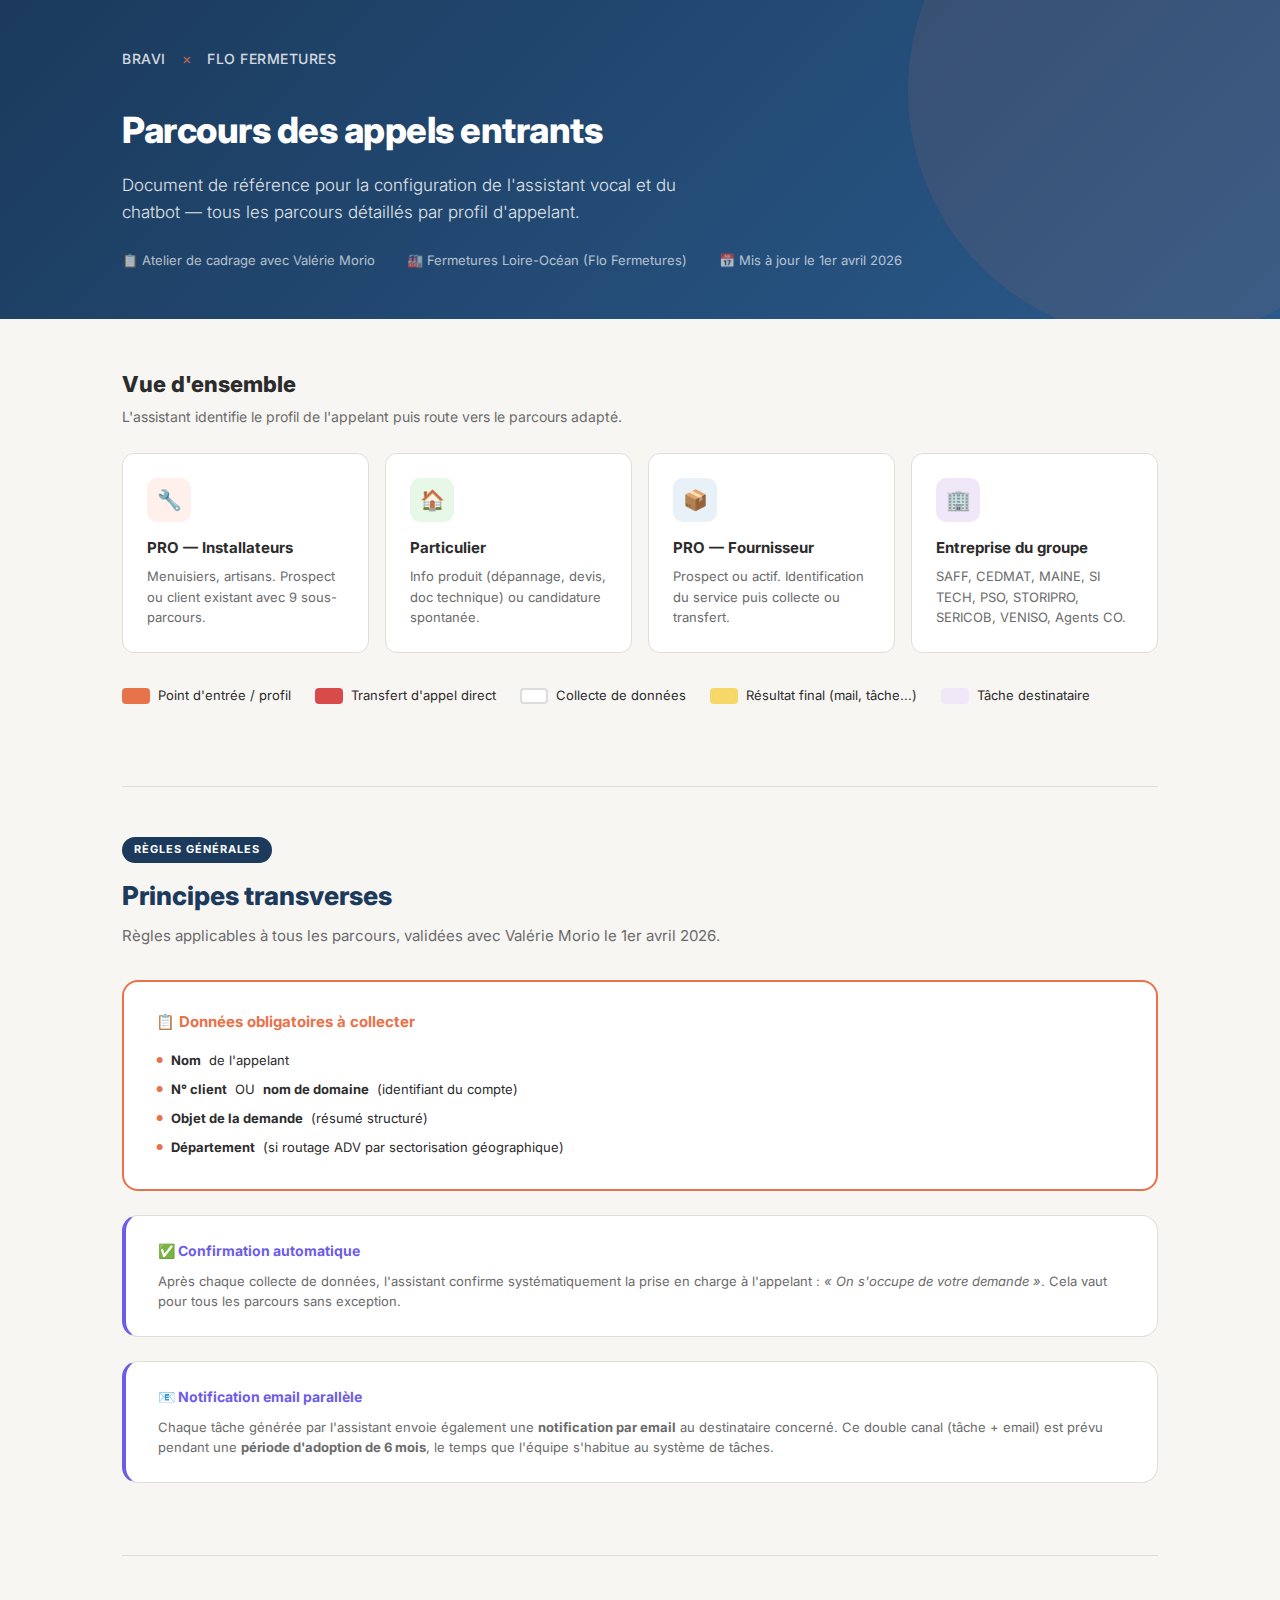
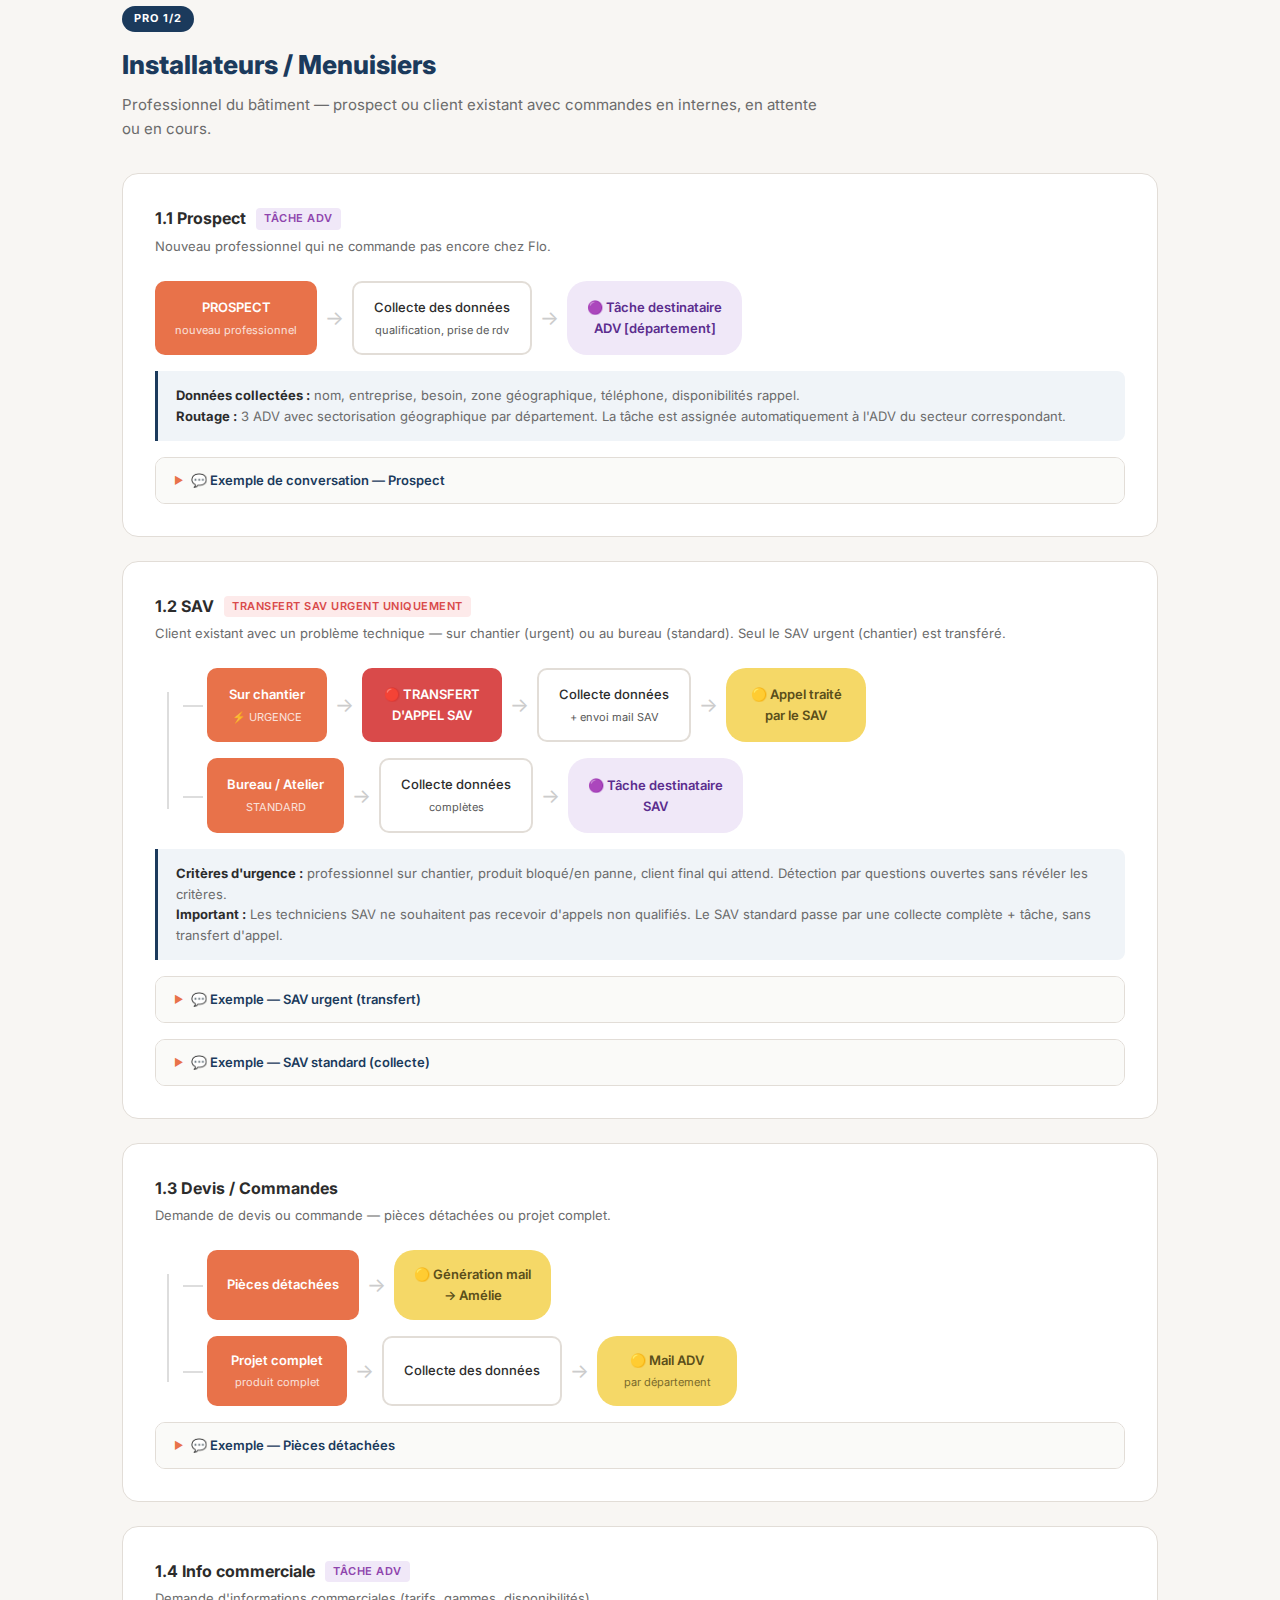
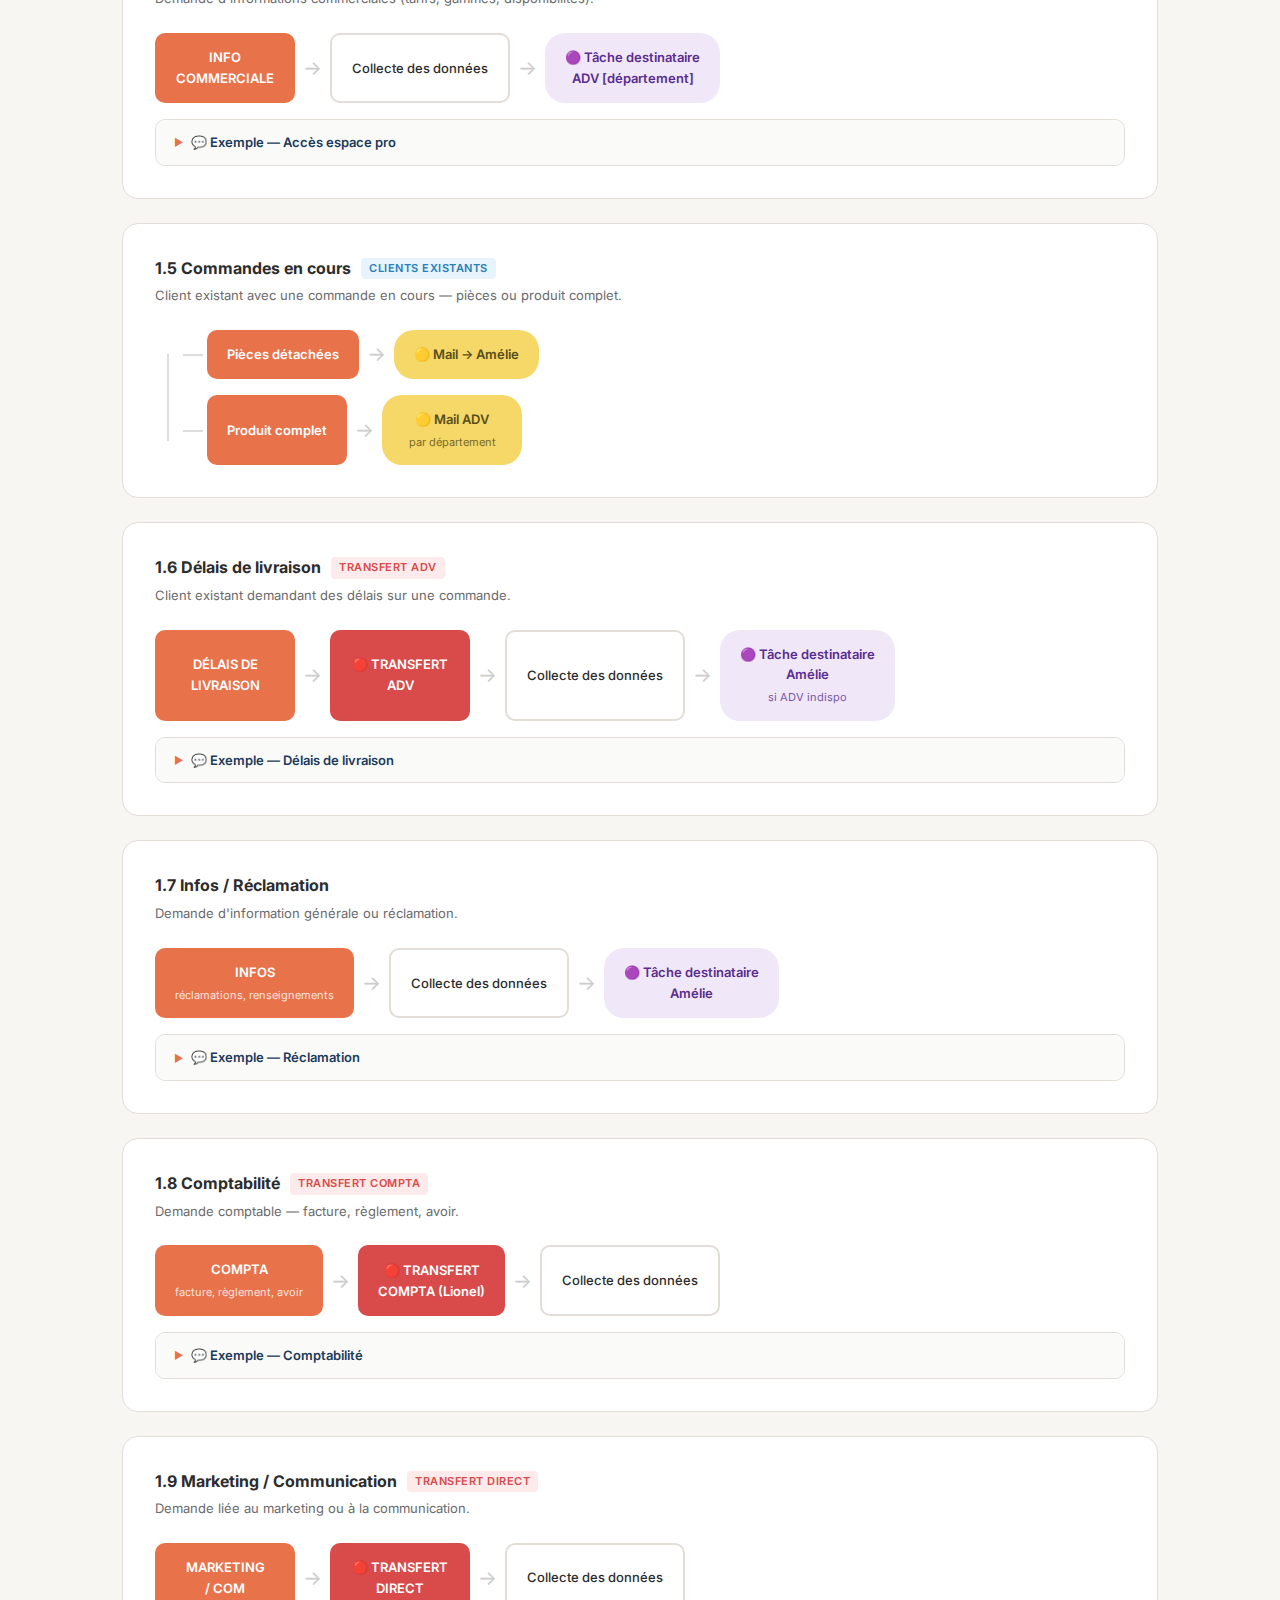
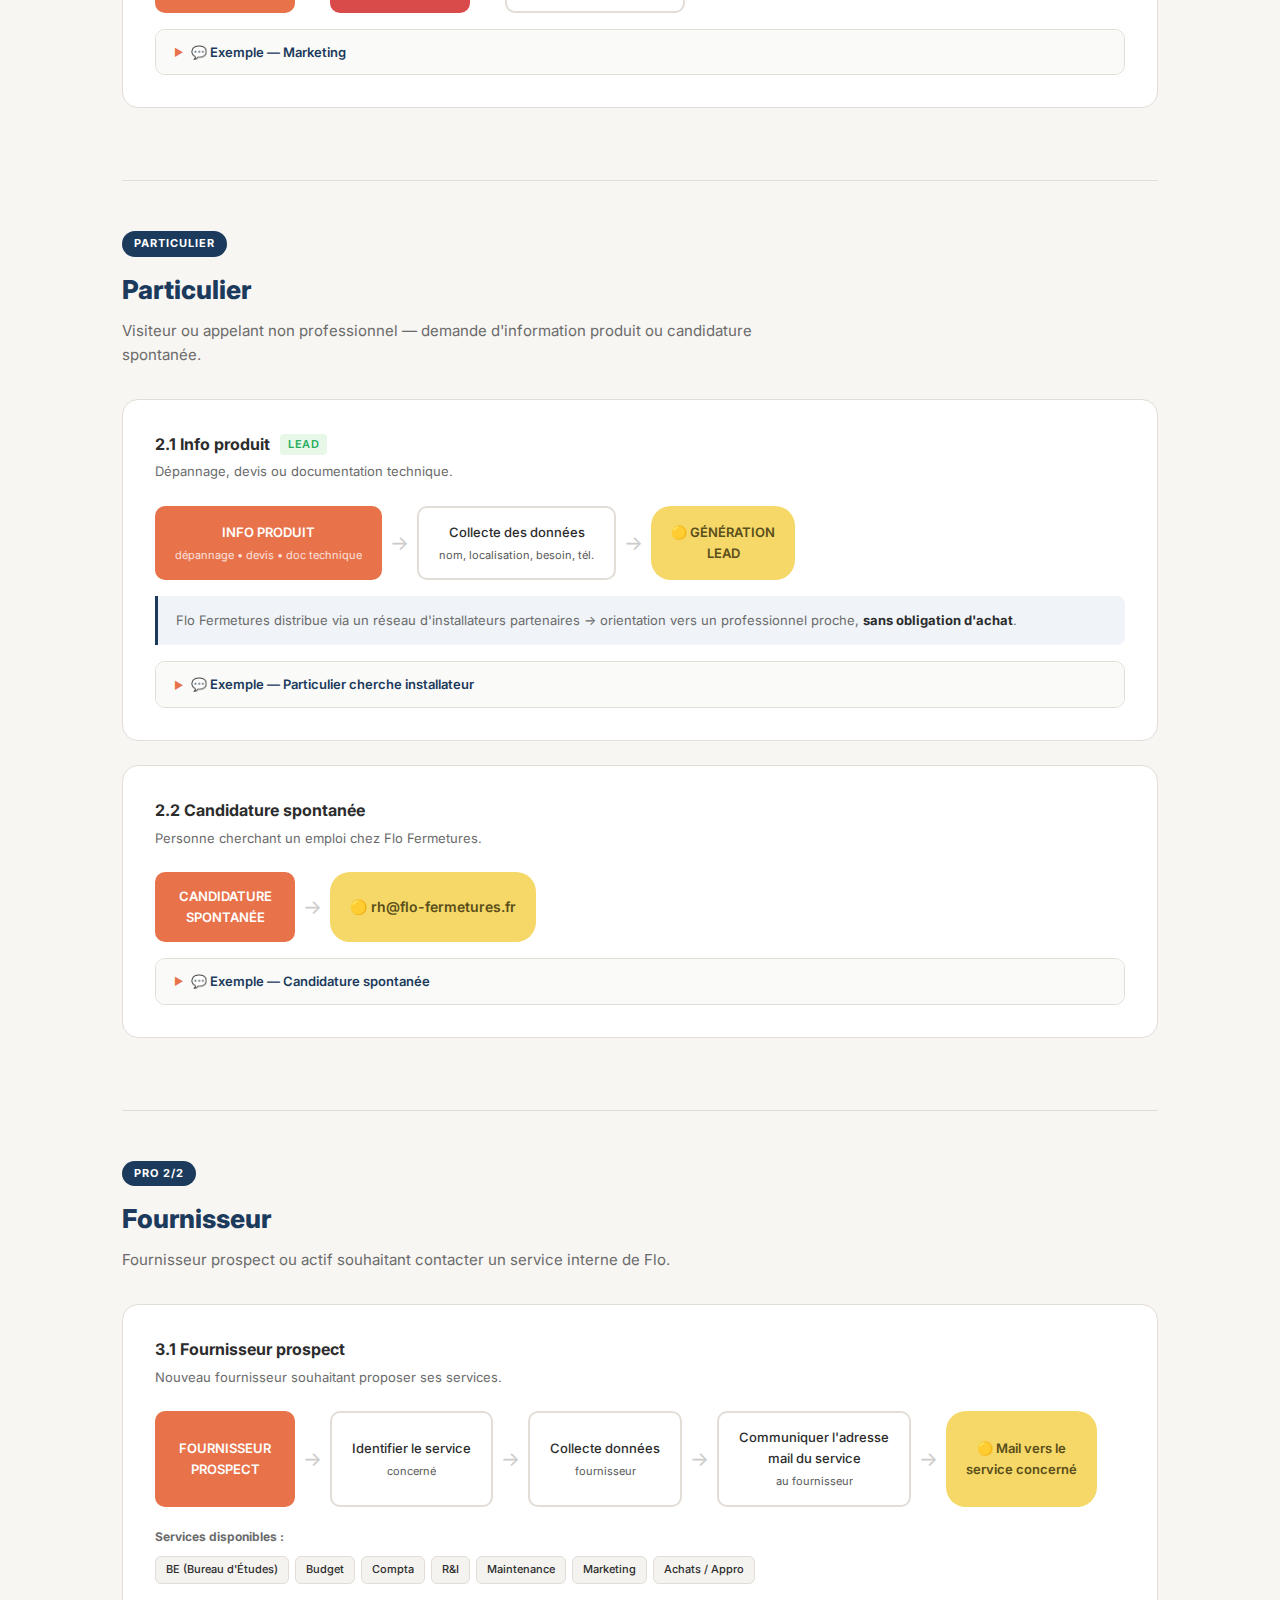
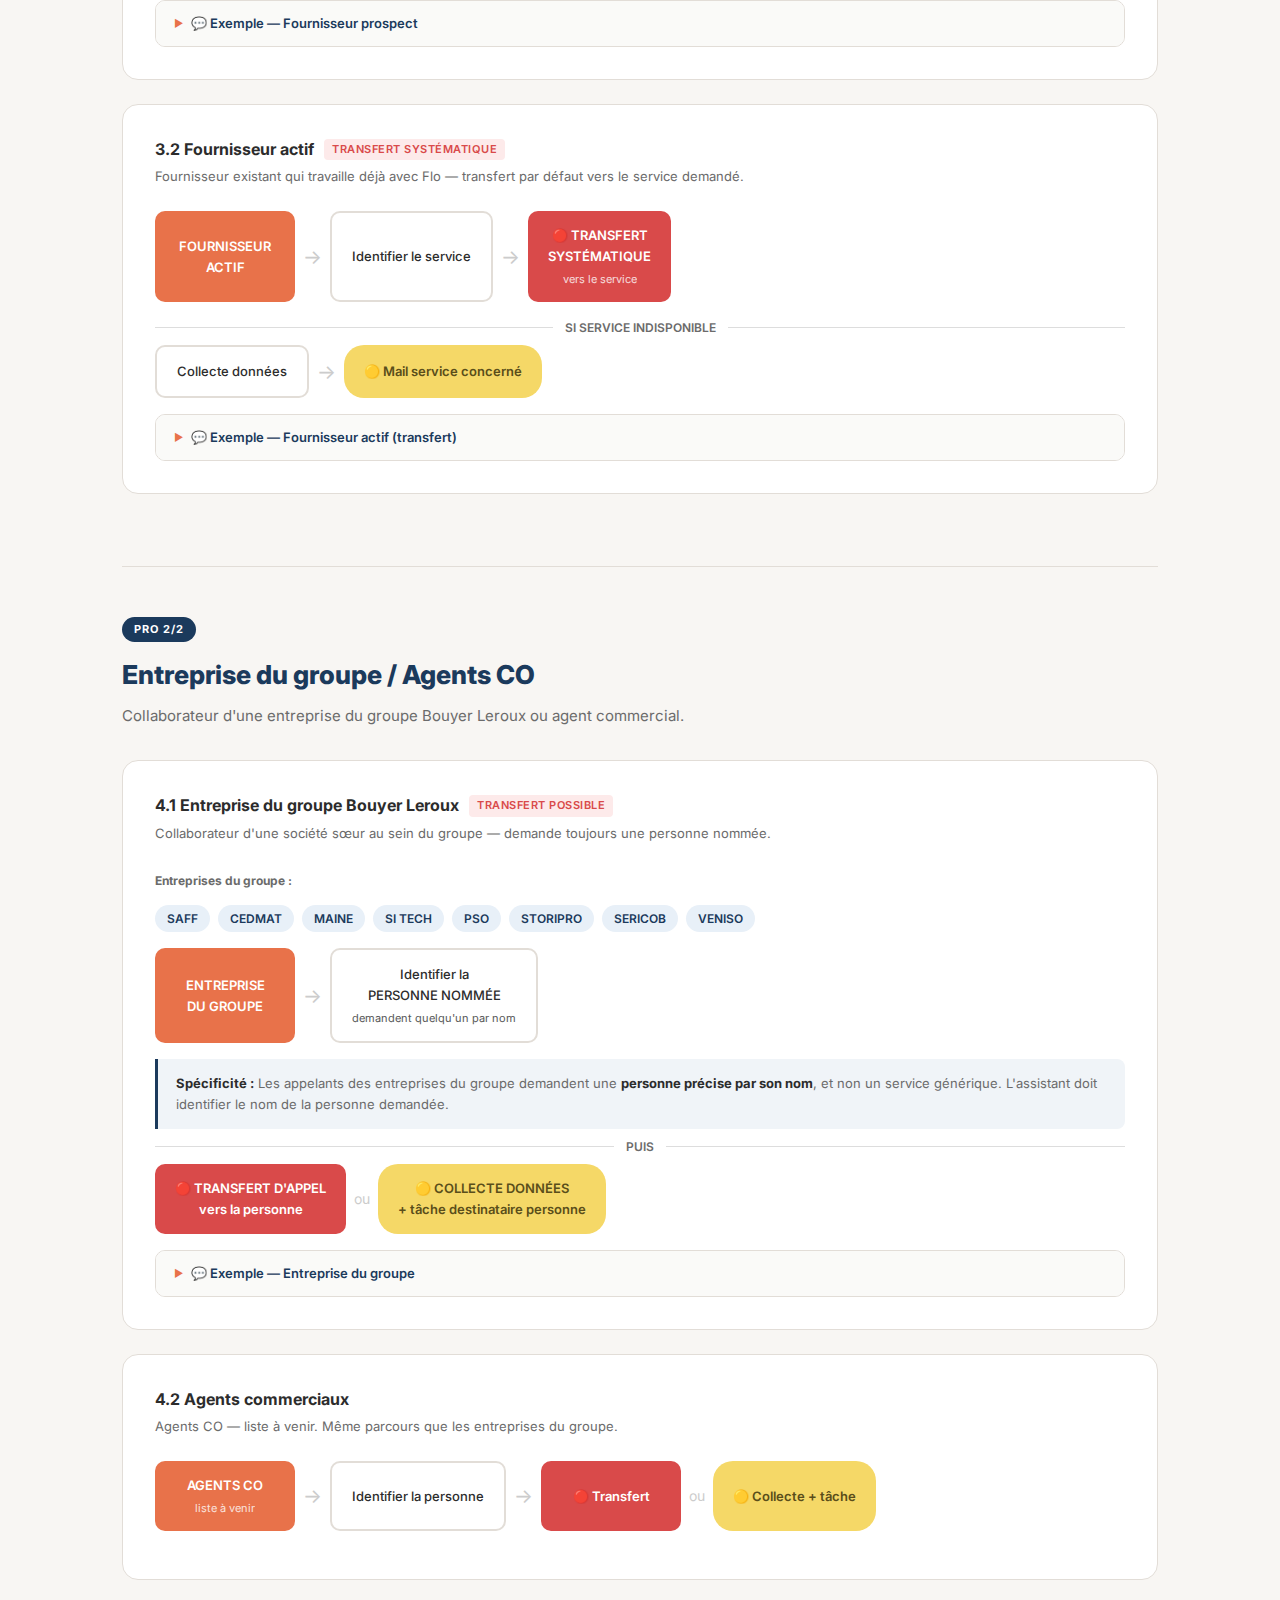
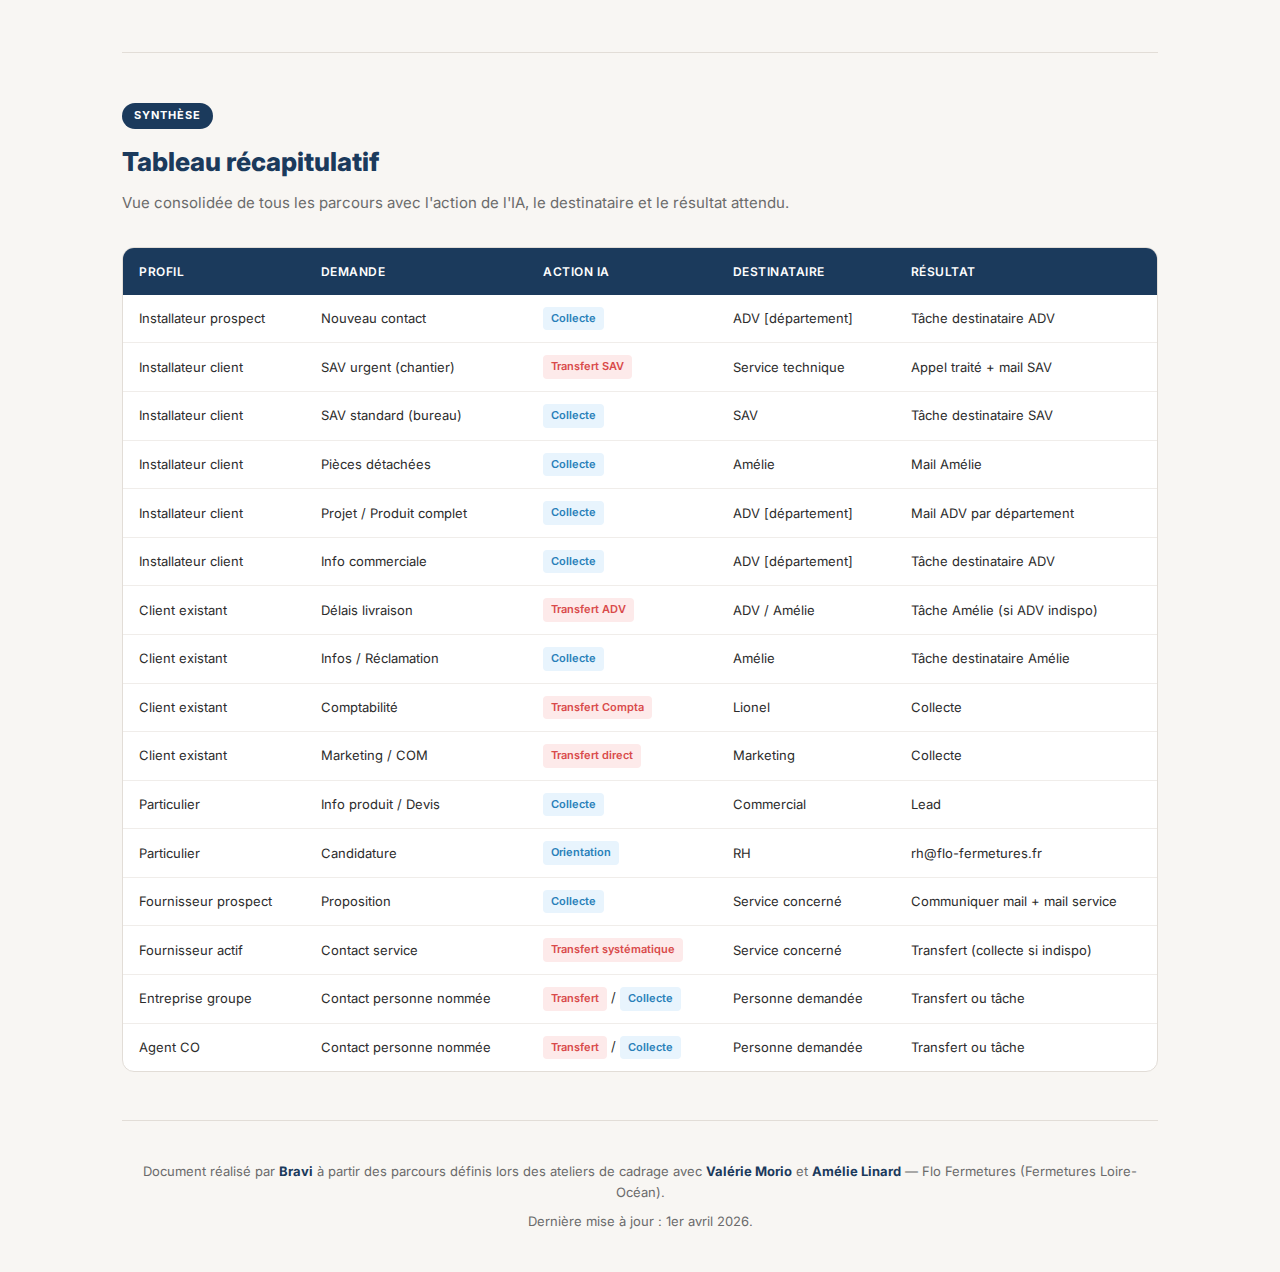
<file: Parcours-Appels-Entrants.html>
<!DOCTYPE html>
<html lang="fr">
<head>
<meta charset="UTF-8">
<meta name="viewport" content="width=device-width, initial-scale=1.0">
<title>Parcours des appels entrants — Flo Fermetures × Bravi</title>
<style>
  @import url('https://fonts.googleapis.com/css2?family=Inter:wght@300;400;500;600;700;800&display=swap');

  :root {
    --flo-blue: #1B3A5C;
    --flo-orange: #E8724A;
    --flo-light: #F8F6F3;
    --transfer-red: #D94A4A;
    --result-yellow: #F5D867;
    --result-yellow-bg: #FFF9E6;
    --collect-white: #FFFFFF;
    --border-light: #E2DDD7;
    --text-dark: #2C2C2C;
    --text-muted: #6B6B6B;
    --bravi-purple: #6C5CE7;
  }

  * { margin: 0; padding: 0; box-sizing: border-box; }

  body {
    font-family: 'Inter', -apple-system, sans-serif;
    background: var(--flo-light);
    color: var(--text-dark);
    line-height: 1.6;
  }

  /* HEADER */
  .header {
    background: linear-gradient(135deg, var(--flo-blue) 0%, #2A5A8C 100%);
    color: white;
    padding: 48px 0;
    position: relative;
    overflow: hidden;
  }
  .header::after {
    content: '';
    position: absolute;
    top: -50%;
    right: -10%;
    width: 500px;
    height: 500px;
    background: rgba(232, 114, 74, 0.1);
    border-radius: 50%;
  }
  .header-inner {
    max-width: 1100px;
    margin: 0 auto;
    padding: 0 32px;
    position: relative;
    z-index: 1;
  }
  .header-brands {
    display: flex;
    align-items: center;
    gap: 16px;
    margin-bottom: 32px;
    font-size: 14px;
    font-weight: 500;
    letter-spacing: 0.5px;
    text-transform: uppercase;
    opacity: 0.8;
  }
  .header-brands span { color: var(--flo-orange); }
  .header h1 {
    font-size: 36px;
    font-weight: 800;
    margin-bottom: 12px;
    letter-spacing: -0.5px;
  }
  .header p {
    font-size: 17px;
    opacity: 0.85;
    max-width: 600px;
    font-weight: 300;
  }
  .header-meta {
    margin-top: 24px;
    display: flex;
    gap: 32px;
    font-size: 13px;
    opacity: 0.65;
  }

  /* CONTAINER */
  .container {
    max-width: 1100px;
    margin: 0 auto;
    padding: 0 32px;
  }

  /* OVERVIEW */
  .overview {
    padding: 48px 0;
  }
  .overview-grid {
    display: grid;
    grid-template-columns: repeat(auto-fit, minmax(220px, 1fr));
    gap: 16px;
    margin-top: 24px;
  }
  .overview-card {
    background: white;
    border-radius: 12px;
    padding: 24px;
    border: 1px solid var(--border-light);
    transition: transform 0.2s, box-shadow 0.2s;
  }
  .overview-card:hover {
    transform: translateY(-2px);
    box-shadow: 0 8px 24px rgba(0,0,0,0.08);
  }
  .overview-card .icon {
    width: 44px;
    height: 44px;
    border-radius: 10px;
    display: flex;
    align-items: center;
    justify-content: center;
    font-size: 20px;
    margin-bottom: 14px;
  }
  .overview-card h3 {
    font-size: 15px;
    font-weight: 700;
    margin-bottom: 6px;
  }
  .overview-card p {
    font-size: 13px;
    color: var(--text-muted);
  }

  /* SECTIONS */
  .section {
    padding: 48px 0;
    border-top: 1px solid var(--border-light);
  }
  .section-badge {
    display: inline-block;
    background: var(--flo-blue);
    color: white;
    font-size: 11px;
    font-weight: 700;
    letter-spacing: 1px;
    text-transform: uppercase;
    padding: 4px 12px;
    border-radius: 20px;
    margin-bottom: 12px;
  }
  .section-title {
    font-size: 26px;
    font-weight: 800;
    margin-bottom: 8px;
    color: var(--flo-blue);
  }
  .section-desc {
    font-size: 15px;
    color: var(--text-muted);
    margin-bottom: 32px;
    max-width: 700px;
  }

  /* FLOW CHARTS */
  .flow {
    background: white;
    border-radius: 16px;
    padding: 32px;
    margin-bottom: 24px;
    border: 1px solid var(--border-light);
  }
  .flow-title {
    font-size: 16px;
    font-weight: 700;
    margin-bottom: 4px;
    display: flex;
    align-items: center;
    gap: 10px;
  }
  .flow-title .tag {
    font-size: 11px;
    font-weight: 600;
    padding: 2px 8px;
    border-radius: 4px;
    text-transform: uppercase;
    letter-spacing: 0.5px;
  }
  .tag-transfer { background: #FDEAEA; color: var(--transfer-red); }
  .tag-collecte { background: #E8F4FD; color: #2980B9; }
  .tag-lead { background: #E8F8E8; color: #27AE60; }
  .tag-task { background: #F0E8F8; color: #8E44AD; }
  .flow-subtitle {
    font-size: 13px;
    color: var(--text-muted);
    margin-bottom: 24px;
  }

  /* FLOW NODES */
  .flow-chain {
    display: flex;
    align-items: stretch;
    gap: 0;
    flex-wrap: wrap;
    margin: 16px 0;
  }
  .flow-node {
    padding: 14px 20px;
    border-radius: 10px;
    font-size: 13px;
    font-weight: 500;
    text-align: center;
    min-width: 140px;
    display: flex;
    flex-direction: column;
    align-items: center;
    justify-content: center;
    position: relative;
  }
  .flow-node small {
    display: block;
    font-size: 11px;
    font-weight: 400;
    opacity: 0.8;
    margin-top: 4px;
  }
  .node-entry {
    background: var(--flo-orange);
    color: white;
    font-weight: 600;
  }
  .node-transfer {
    background: var(--transfer-red);
    color: white;
    font-weight: 600;
  }
  .node-collect {
    background: white;
    border: 2px solid var(--border-light);
    color: var(--text-dark);
  }
  .node-result {
    background: var(--result-yellow);
    color: #5A4E1A;
    font-weight: 600;
    border-radius: 20px;
  }
  .node-task {
    background: #F0E8F8;
    color: #5B2D8E;
    font-weight: 600;
    border-radius: 20px;
  }
  .flow-arrow {
    display: flex;
    align-items: center;
    padding: 0 8px;
    color: #CCC;
    font-size: 20px;
  }

  /* SPLIT FLOWS */
  .flow-split {
    display: flex;
    flex-direction: column;
    gap: 12px;
    margin: 16px 0;
  }
  .flow-branch {
    display: flex;
    align-items: center;
    gap: 0;
    position: relative;
    padding-left: 24px;
  }
  .flow-branch::before {
    content: '';
    position: absolute;
    left: 0;
    top: 50%;
    width: 20px;
    height: 2px;
    background: #DDD;
  }
  .flow-split-label {
    position: absolute;
    left: -50px;
    top: 50%;
    transform: translateY(-50%);
    writing-mode: vertical-rl;
    text-orientation: mixed;
    font-size: 11px;
    font-weight: 600;
    color: var(--text-muted);
    letter-spacing: 1px;
  }

  /* CONNECTOR LINE */
  .flow-branches-wrapper {
    position: relative;
    padding-left: 28px;
  }
  .flow-branches-wrapper::before {
    content: '';
    position: absolute;
    left: 12px;
    top: 24px;
    bottom: 24px;
    width: 2px;
    background: #DDD;
  }

  /* INFO BOX */
  .info-box {
    background: #F0F4F8;
    border-left: 3px solid var(--flo-blue);
    padding: 14px 18px;
    border-radius: 0 8px 8px 0;
    margin-top: 16px;
    font-size: 13px;
    color: var(--text-muted);
  }
  .info-box strong { color: var(--text-dark); }

  /* NOTE BOX */
  .note-box {
    background: #FFF9E6;
    border-left: 3px solid var(--result-yellow);
    padding: 14px 18px;
    border-radius: 0 8px 8px 0;
    margin-top: 16px;
    font-size: 13px;
    color: var(--text-muted);
  }
  .note-box strong { color: var(--text-dark); }

  /* COMBINED TABLE */
  .recap-table {
    width: 100%;
    border-collapse: separate;
    border-spacing: 0;
    background: white;
    border-radius: 12px;
    overflow: hidden;
    border: 1px solid var(--border-light);
    font-size: 13px;
    margin-top: 24px;
  }
  .recap-table thead th {
    background: var(--flo-blue);
    color: white;
    padding: 14px 16px;
    text-align: left;
    font-weight: 600;
    font-size: 12px;
    letter-spacing: 0.5px;
    text-transform: uppercase;
  }
  .recap-table tbody td {
    padding: 12px 16px;
    border-bottom: 1px solid #F0EDEA;
    vertical-align: middle;
  }
  .recap-table tbody tr:last-child td { border-bottom: none; }
  .recap-table tbody tr:hover { background: #FAFAF8; }
  .badge-transfer {
    display: inline-block;
    background: #FDEAEA;
    color: var(--transfer-red);
    font-size: 11px;
    font-weight: 600;
    padding: 3px 8px;
    border-radius: 4px;
  }
  .badge-collecte {
    display: inline-block;
    background: #E8F4FD;
    color: #2980B9;
    font-size: 11px;
    font-weight: 600;
    padding: 3px 8px;
    border-radius: 4px;
  }
  .badge-task {
    display: inline-block;
    background: #F0E8F8;
    color: #8E44AD;
    font-size: 11px;
    font-weight: 600;
    padding: 3px 8px;
    border-radius: 4px;
  }

  /* LEGEND */
  .legend {
    display: flex;
    gap: 24px;
    flex-wrap: wrap;
    margin: 32px 0;
  }
  .legend-item {
    display: flex;
    align-items: center;
    gap: 8px;
    font-size: 13px;
  }
  .legend-swatch {
    width: 28px;
    height: 16px;
    border-radius: 4px;
  }

  /* FOOTER */
  .footer {
    text-align: center;
    padding: 40px 0;
    border-top: 1px solid var(--border-light);
    color: var(--text-muted);
    font-size: 13px;
  }
  .footer strong { color: var(--flo-blue); }

  /* GROUP LIST */
  .group-list {
    display: flex;
    flex-wrap: wrap;
    gap: 8px;
    margin: 12px 0;
  }
  .group-chip {
    background: #E8F0F8;
    color: var(--flo-blue);
    font-size: 12px;
    font-weight: 600;
    padding: 4px 12px;
    border-radius: 20px;
  }

  /* SERVICE LIST */
  .service-list {
    display: flex;
    flex-wrap: wrap;
    gap: 6px;
    margin: 8px 0;
  }
  .service-chip {
    background: #F5F3F0;
    color: var(--text-dark);
    font-size: 11px;
    font-weight: 500;
    padding: 4px 10px;
    border-radius: 6px;
    border: 1px solid var(--border-light);
  }

  /* OR DIVIDER */
  .or-divider {
    display: flex;
    align-items: center;
    gap: 12px;
    margin: 8px 0;
    font-size: 12px;
    font-weight: 600;
    color: var(--text-muted);
  }
  .or-divider::before, .or-divider::after {
    content: '';
    flex: 1;
    height: 1px;
    background: #DDD;
  }

  /* MANDATORY DATA BOX */
  .mandatory-data {
    background: white;
    border-radius: 16px;
    padding: 28px 32px;
    margin-bottom: 24px;
    border: 2px solid var(--flo-orange);
  }
  .mandatory-data h3 {
    font-size: 15px;
    font-weight: 700;
    color: var(--flo-orange);
    margin-bottom: 12px;
  }
  .mandatory-data ul {
    list-style: none;
    padding: 0;
  }
  .mandatory-data ul li {
    font-size: 13px;
    padding: 4px 0;
    display: flex;
    align-items: center;
    gap: 8px;
  }
  .mandatory-data ul li::before {
    content: '●';
    color: var(--flo-orange);
    font-size: 8px;
  }

  /* GLOBAL NOTE */
  .global-note {
    background: white;
    border-radius: 16px;
    padding: 24px 32px;
    margin-bottom: 24px;
    border: 1px solid var(--border-light);
    border-left: 4px solid var(--bravi-purple);
  }
  .global-note h3 {
    font-size: 14px;
    font-weight: 700;
    color: var(--bravi-purple);
    margin-bottom: 8px;
  }
  .global-note p {
    font-size: 13px;
    color: var(--text-muted);
  }

  /* CONVERSATION TOGGLE */
  details.conv-toggle {
    margin-top: 16px;
    border-radius: 10px;
    overflow: hidden;
    border: 1px solid var(--border-light);
  }
  details.conv-toggle summary {
    background: #FAFAF8;
    padding: 12px 18px;
    cursor: pointer;
    font-size: 13px;
    font-weight: 600;
    color: var(--flo-blue);
    display: flex;
    align-items: center;
    gap: 8px;
    user-select: none;
    list-style: none;
  }
  details.conv-toggle summary::-webkit-details-marker { display: none; }
  details.conv-toggle summary::before {
    content: '▶';
    font-size: 10px;
    transition: transform 0.2s;
    color: var(--flo-orange);
  }
  details.conv-toggle[open] summary::before { transform: rotate(90deg); }
  details.conv-toggle summary:hover { background: #F0EDEA; }
  .conv-body {
    padding: 20px;
    background: white;
    border-top: 1px solid var(--border-light);
  }
  .conv-context {
    font-size: 12px;
    color: var(--text-muted);
    margin-bottom: 16px;
    font-style: italic;
  }
  .conv-line {
    display: flex;
    gap: 10px;
    margin-bottom: 10px;
    align-items: flex-start;
  }
  .conv-speaker {
    font-size: 11px;
    font-weight: 700;
    min-width: 70px;
    text-align: right;
    padding-top: 6px;
    flex-shrink: 0;
  }
  .conv-speaker.flora { color: var(--flo-blue); }
  .conv-speaker.caller { color: var(--flo-orange); }
  .conv-bubble {
    background: #F5F3F0;
    padding: 8px 14px;
    border-radius: 10px;
    font-size: 13px;
    line-height: 1.5;
    max-width: 600px;
  }
  .conv-bubble.flora-bubble {
    background: #E8F0F8;
  }
  .conv-action {
    text-align: center;
    font-size: 11px;
    font-weight: 700;
    color: var(--transfer-red);
    padding: 6px 0;
    letter-spacing: 0.5px;
    text-transform: uppercase;
  }

  @media print {
    .header { padding: 32px 0; }
    .flow { break-inside: avoid; }
    body { background: white; }
  }

  @media (max-width: 768px) {
    .header h1 { font-size: 26px; }
    .flow-chain { flex-direction: column; align-items: stretch; }
    .flow-arrow { transform: rotate(90deg); justify-content: center; padding: 4px 0; }
    .overview-grid { grid-template-columns: 1fr 1fr; }
  }
</style>
</head>
<body>

<!-- ========== HEADER ========== -->
<div class="header">
  <div class="header-inner">
    <div class="header-brands">Bravi <span>&times;</span> Flo Fermetures</div>
    <h1>Parcours des appels entrants</h1>
    <p>Document de r&eacute;f&eacute;rence pour la configuration de l'assistant vocal et du chatbot &mdash; tous les parcours d&eacute;taill&eacute;s par profil d'appelant.</p>
    <div class="header-meta">
      <span>&#x1F4CB; Atelier de cadrage avec Val&eacute;rie Morio</span>
      <span>&#x1F3ED; Fermetures Loire-Oc&eacute;an (Flo Fermetures)</span>
      <span>&#x1F4C5; Mis &agrave; jour le 1er avril 2026</span>
    </div>
  </div>
</div>

<!-- ========== OVERVIEW ========== -->
<div class="container">
  <div class="overview">
    <h2 style="font-size:22px; font-weight:800; margin-bottom:4px;">Vue d'ensemble</h2>
    <p style="color:var(--text-muted); font-size:14px;">L'assistant identifie le profil de l'appelant puis route vers le parcours adapt&eacute;.</p>

    <div class="overview-grid">
      <div class="overview-card">
        <div class="icon" style="background:#FFF0EB; color:var(--flo-orange);">&#x1F527;</div>
        <h3>PRO &mdash; Installateurs</h3>
        <p>Menuisiers, artisans. Prospect ou client existant avec 9 sous-parcours.</p>
      </div>
      <div class="overview-card">
        <div class="icon" style="background:#E8F8E8; color:#27AE60;">&#x1F3E0;</div>
        <h3>Particulier</h3>
        <p>Info produit (d&eacute;pannage, devis, doc technique) ou candidature spontan&eacute;e.</p>
      </div>
      <div class="overview-card">
        <div class="icon" style="background:#E8F0F8; color:#2980B9;">&#x1F4E6;</div>
        <h3>PRO &mdash; Fournisseur</h3>
        <p>Prospect ou actif. Identification du service puis collecte ou transfert.</p>
      </div>
      <div class="overview-card">
        <div class="icon" style="background:#F0E8F8; color:#8E44AD;">&#x1F3E2;</div>
        <h3>Entreprise du groupe</h3>
        <p>SAFF, CEDMAT, MAINE, SI TECH, PSO, STORIPRO, SERICOB, VENISO, Agents CO.</p>
      </div>
    </div>

    <div class="legend">
      <div class="legend-item"><div class="legend-swatch" style="background:var(--flo-orange);"></div> Point d'entr&eacute;e / profil</div>
      <div class="legend-item"><div class="legend-swatch" style="background:var(--transfer-red);"></div> Transfert d'appel direct</div>
      <div class="legend-item"><div class="legend-swatch" style="background:white; border:2px solid #DDD;"></div> Collecte de donn&eacute;es</div>
      <div class="legend-item"><div class="legend-swatch" style="background:var(--result-yellow);"></div> R&eacute;sultat final (mail, t&acirc;che...)</div>
      <div class="legend-item"><div class="legend-swatch" style="background:#F0E8F8;"></div> T&acirc;che destinataire</div>
    </div>
  </div>

  <!-- ========== NOTES GLOBALES ========== -->
  <div class="section">
    <span class="section-badge">R&egrave;gles g&eacute;n&eacute;rales</span>
    <h2 class="section-title">Principes transverses</h2>
    <p class="section-desc">R&egrave;gles applicables &agrave; tous les parcours, valid&eacute;es avec Val&eacute;rie Morio le 1er avril 2026.</p>

    <div class="mandatory-data">
      <h3>&#x1F4CB; Donn&eacute;es obligatoires &agrave; collecter</h3>
      <ul>
        <li><strong>Nom</strong> de l'appelant</li>
        <li><strong>N&deg; client</strong> OU <strong>nom de domaine</strong> (identifiant du compte)</li>
        <li><strong>Objet de la demande</strong> (r&eacute;sum&eacute; structur&eacute;)</li>
        <li><strong>D&eacute;partement</strong> (si routage ADV par sectorisation g&eacute;ographique)</li>
      </ul>
    </div>

    <div class="global-note">
      <h3>&#x2705; Confirmation automatique</h3>
      <p>Apr&egrave;s chaque collecte de donn&eacute;es, l'assistant confirme syst&eacute;matiquement la prise en charge &agrave; l'appelant : <em>&laquo; On s'occupe de votre demande &raquo;</em>. Cela vaut pour tous les parcours sans exception.</p>
    </div>

    <div class="global-note">
      <h3>&#x1F4E7; Notification email parall&egrave;le</h3>
      <p>Chaque t&acirc;che g&eacute;n&eacute;r&eacute;e par l'assistant envoie &eacute;galement une <strong>notification par email</strong> au destinataire concern&eacute;. Ce double canal (t&acirc;che + email) est pr&eacute;vu pendant une <strong>p&eacute;riode d'adoption de 6 mois</strong>, le temps que l'&eacute;quipe s'habitue au syst&egrave;me de t&acirc;ches.</p>
    </div>
  </div>

  <!-- ========== SECTION 1 : INSTALLATEURS ========== -->
  <div class="section">
    <span class="section-badge">PRO 1/2</span>
    <h2 class="section-title">Installateurs / Menuisiers</h2>
    <p class="section-desc">Professionnel du b&acirc;timent &mdash; prospect ou client existant avec commandes en internes, en attente ou en cours.</p>

    <!-- 1.1 Prospect -->
    <div class="flow">
      <div class="flow-title">1.1 Prospect <span class="tag tag-task">T&acirc;che ADV</span></div>
      <div class="flow-subtitle">Nouveau professionnel qui ne commande pas encore chez Flo.</div>
      <div class="flow-chain">
        <div class="flow-node node-entry">PROSPECT<small>nouveau professionnel</small></div>
        <div class="flow-arrow">&rarr;</div>
        <div class="flow-node node-collect">Collecte des donn&eacute;es<small>qualification, prise de rdv</small></div>
        <div class="flow-arrow">&rarr;</div>
        <div class="flow-node node-task">&#x1F7E3; T&acirc;che destinataire<br>ADV [d&eacute;partement]</div>
      </div>
      <div class="info-box"><strong>Donn&eacute;es collect&eacute;es :</strong> nom, entreprise, besoin, zone g&eacute;ographique, t&eacute;l&eacute;phone, disponibilit&eacute;s rappel.<br><strong>Routage :</strong> 3 ADV avec sectorisation g&eacute;ographique par d&eacute;partement. La t&acirc;che est assign&eacute;e automatiquement &agrave; l'ADV du secteur correspondant.</div>
      <details class="conv-toggle"><summary>&#x1F4AC; Exemple de conversation &mdash; Prospect</summary><div class="conv-body">
<div class="conv-context">Mardi 10h &mdash; Un artisan menuisier appelle pour devenir client Flo.</div>
<div class="conv-line"><div class="conv-speaker caller">Appelant</div><div class="conv-bubble">Bonjour, je suis Thierry Morel de la Menuiserie TM, on m'a parl&eacute; de vos volets roulants, j'aimerais savoir comment travailler avec vous.</div></div>
<div class="conv-line"><div class="conv-speaker flora">Flora</div><div class="conv-bubble flora-bubble">Bonjour ! Avec plaisir. Pour vous orienter vers la bonne interlocutrice, vous &ecirc;tes dans quel d&eacute;partement ?</div></div>
<div class="conv-line"><div class="conv-speaker caller">Appelant</div><div class="conv-bubble">Le quarante-quatre, on est &agrave; Saint-Nazaire.</div></div>
<div class="conv-line"><div class="conv-speaker flora">Flora</div><div class="conv-bubble flora-bubble">Parfait. C'est not&eacute;, je transmets votre demande &agrave; l'assistante commerciale de votre secteur. On s'occupe de votre demande, vous serez recontact&eacute; rapidement.</div></div>
<div class="conv-action">&rarr; T&acirc;che destinataire : ADV [44]</div>
</div></details>
    </div>

    <!-- 1.2 SAV -->
    <div class="flow">
      <div class="flow-title">1.2 SAV <span class="tag tag-transfer">Transfert SAV urgent uniquement</span></div>
      <div class="flow-subtitle">Client existant avec un probl&egrave;me technique &mdash; sur chantier (urgent) ou au bureau (standard). Seul le SAV urgent (chantier) est transf&eacute;r&eacute;.</div>

      <div class="flow-branches-wrapper">
        <!-- Urgent -->
        <div class="flow-branch" style="margin-bottom:16px;">
          <div class="flow-chain" style="margin:0;">
            <div class="flow-node node-entry" style="min-width:120px;">Sur chantier<small>&#x26A1; URGENCE</small></div>
            <div class="flow-arrow">&rarr;</div>
            <div class="flow-node node-transfer">&#x1F534; TRANSFERT<br>D'APPEL SAV</div>
            <div class="flow-arrow">&rarr;</div>
            <div class="flow-node node-collect">Collecte donn&eacute;es<small>+ envoi mail SAV</small></div>
            <div class="flow-arrow">&rarr;</div>
            <div class="flow-node node-result">&#x1F7E1; Appel trait&eacute;<br>par le SAV</div>
          </div>
        </div>
        <!-- Standard — PAS DE TRANSFERT -->
        <div class="flow-branch">
          <div class="flow-chain" style="margin:0;">
            <div class="flow-node node-entry" style="min-width:120px;">Bureau / Atelier<small>STANDARD</small></div>
            <div class="flow-arrow">&rarr;</div>
            <div class="flow-node node-collect">Collecte donn&eacute;es<small>compl&egrave;tes</small></div>
            <div class="flow-arrow">&rarr;</div>
            <div class="flow-node node-task">&#x1F7E3; T&acirc;che destinataire<br>SAV</div>
          </div>
        </div>
      </div>

      <div class="info-box"><strong>Crit&egrave;res d'urgence :</strong> professionnel sur chantier, produit bloqu&eacute;/en panne, client final qui attend. D&eacute;tection par questions ouvertes sans r&eacute;v&eacute;ler les crit&egrave;res.<br><strong>Important :</strong> Les techniciens SAV ne souhaitent pas recevoir d'appels non qualifi&eacute;s. Le SAV standard passe par une collecte compl&egrave;te + t&acirc;che, sans transfert d'appel.</div>
      <details class="conv-toggle"><summary>&#x1F4AC; Exemple &mdash; SAV urgent (transfert)</summary><div class="conv-body">
<div class="conv-context">Jeudi 9h30 &mdash; Un installateur sur chantier, volet bloqu&eacute;, client qui attend.</div>
<div class="conv-line"><div class="conv-speaker caller">Appelant</div><div class="conv-bubble">Bonjour, c'est Thomas Renaud de TRM Fermetures, j'ai un volet qui ne fonctionne plus, je suis chez le client il attend, c'est vraiment urgent.</div></div>
<div class="conv-line"><div class="conv-speaker flora">Flora</div><div class="conv-bubble flora-bubble">D'accord, vous &ecirc;tes sur le chantier en ce moment ?</div></div>
<div class="conv-line"><div class="conv-speaker caller">Appelant</div><div class="conv-bubble">Oui oui je suis sur place, le volet est compl&egrave;tement bloqu&eacute;.</div></div>
<div class="conv-line"><div class="conv-speaker flora">Flora</div><div class="conv-bubble flora-bubble">Tr&egrave;s bien, je vais vous mettre en relation directement avec notre service technique.</div></div>
<div class="conv-action">&rarr; transferCall() vers SAV</div>
</div></details>
      <details class="conv-toggle"><summary>&#x1F4AC; Exemple &mdash; SAV standard (collecte)</summary><div class="conv-body">
<div class="conv-context">Mardi 14h &mdash; Un pro au bureau, fin de course &agrave; r&eacute;gler, pas urgent.</div>
<div class="conv-line"><div class="conv-speaker caller">Appelant</div><div class="conv-bubble">Bonjour, c'est Dupuis de la Menuiserie du Lac, j'ai un souci de fin de course sur un volet S40C+, il descend trop bas.</div></div>
<div class="conv-line"><div class="conv-speaker flora">Flora</div><div class="conv-bubble flora-bubble">D'accord, c'est un probl&egrave;me de r&eacute;glage de fin de course... Est-ce que vous avez votre num&eacute;ro de client ?</div></div>
<div class="conv-line"><div class="conv-speaker caller">Appelant</div><div class="conv-bubble">Oui, CLT-3291.</div></div>
<div class="conv-line"><div class="conv-speaker flora">Flora</div><div class="conv-bubble flora-bubble">C'est not&eacute;, notre service technique reviendra vers vous rapidement.</div></div>
<div class="conv-action">&rarr; T&acirc;che destinataire : SAV (pas de transfert)</div>
</div></details>
    </div>

    <!-- 1.3 Devis/Commandes -->
    <div class="flow">
      <div class="flow-title">1.3 Devis / Commandes</div>
      <div class="flow-subtitle">Demande de devis ou commande &mdash; pi&egrave;ces d&eacute;tach&eacute;es ou projet complet.</div>

      <div class="flow-branches-wrapper">
        <div class="flow-branch" style="margin-bottom:16px;">
          <div class="flow-chain" style="margin:0;">
            <div class="flow-node node-entry">Pi&egrave;ces d&eacute;tach&eacute;es</div>
            <div class="flow-arrow">&rarr;</div>
            <div class="flow-node node-result">&#x1F7E1; G&eacute;n&eacute;ration mail<br>&rarr; Am&eacute;lie</div>
          </div>
        </div>
        <div class="flow-branch">
          <div class="flow-chain" style="margin:0;">
            <div class="flow-node node-entry">Projet complet<small>produit complet</small></div>
            <div class="flow-arrow">&rarr;</div>
            <div class="flow-node node-collect">Collecte des donn&eacute;es</div>
            <div class="flow-arrow">&rarr;</div>
            <div class="flow-node node-result">&#x1F7E1; Mail ADV<small>par d&eacute;partement</small></div>
          </div>
        </div>
      </div>
      <details class="conv-toggle"><summary>&#x1F4AC; Exemple &mdash; Pi&egrave;ces d&eacute;tach&eacute;es</summary><div class="conv-body">
<div class="conv-context">Lundi 11h &mdash; Un installateur a besoin de lames de rechange.</div>
<div class="conv-line"><div class="conv-speaker caller">Appelant</div><div class="conv-bubble">Bonjour, j'aurais besoin de lames de rechange pour un S40C+, c'est la r&eacute;f&eacute;rence LM-S40-210.</div></div>
<div class="conv-line"><div class="conv-speaker flora">Flora</div><div class="conv-bubble flora-bubble">Bien s&ucirc;r, une commande de lames. Est-ce que vous avez votre num&eacute;ro de client ?</div></div>
<div class="conv-line"><div class="conv-speaker caller">Appelant</div><div class="conv-bubble">CLT-5621.</div></div>
<div class="conv-line"><div class="conv-speaker flora">Flora</div><div class="conv-bubble flora-bubble">C'est not&eacute;, je transmets votre demande.</div></div>
<div class="conv-action">&rarr; T&acirc;che destinataire : Am&eacute;lie</div>
</div></details>
    </div>

    <!-- 1.4 Info commerciale -->
    <div class="flow">
      <div class="flow-title">1.4 Info commerciale <span class="tag tag-task">T&acirc;che ADV</span></div>
      <div class="flow-subtitle">Demande d'informations commerciales (tarifs, gammes, disponibilit&eacute;s).</div>
      <div class="flow-chain">
        <div class="flow-node node-entry">INFO<br>COMMERCIALE</div>
        <div class="flow-arrow">&rarr;</div>
        <div class="flow-node node-collect">Collecte des donn&eacute;es</div>
        <div class="flow-arrow">&rarr;</div>
        <div class="flow-node node-task">&#x1F7E3; T&acirc;che destinataire<br>ADV [d&eacute;partement]</div>
      </div>
      <details class="conv-toggle"><summary>&#x1F4AC; Exemple &mdash; Acc&egrave;s espace pro</summary><div class="conv-body">
<div class="conv-context">Mercredi 9h &mdash; Un pro n'arrive pas &agrave; se connecter &agrave; son espace.</div>
<div class="conv-line"><div class="conv-speaker caller">Appelant</div><div class="conv-bubble">Bonjour, c'est Roux de Alu Services, j'arrive plus &agrave; me connecter &agrave; l'espace pro, mon mot de passe ne fonctionne plus.</div></div>
<div class="conv-line"><div class="conv-speaker flora">Flora</div><div class="conv-bubble flora-bubble">D'accord, un probl&egrave;me d'acc&egrave;s &agrave; l'espace pro. Vous &ecirc;tes dans quel d&eacute;partement ?</div></div>
<div class="conv-line"><div class="conv-speaker caller">Appelant</div><div class="conv-bubble">Le 85.</div></div>
<div class="conv-line"><div class="conv-speaker flora">Flora</div><div class="conv-bubble flora-bubble">C'est not&eacute;, je transmets &agrave; l'assistante commerciale de votre secteur. On s'occupe de votre demande.</div></div>
<div class="conv-action">&rarr; T&acirc;che destinataire : ADV [85]</div>
</div></details>
    </div>

    <!-- 1.5 Dans commandes -->
    <div class="flow">
      <div class="flow-title">1.5 Commandes en cours <span class="tag tag-collecte">Clients existants</span></div>
      <div class="flow-subtitle">Client existant avec une commande en cours &mdash; pi&egrave;ces ou produit complet.</div>

      <div class="flow-branches-wrapper">
        <div class="flow-branch" style="margin-bottom:16px;">
          <div class="flow-chain" style="margin:0;">
            <div class="flow-node node-entry">Pi&egrave;ces d&eacute;tach&eacute;es</div>
            <div class="flow-arrow">&rarr;</div>
            <div class="flow-node node-result">&#x1F7E1; Mail &rarr; Am&eacute;lie</div>
          </div>
        </div>
        <div class="flow-branch">
          <div class="flow-chain" style="margin:0;">
            <div class="flow-node node-entry">Produit complet</div>
            <div class="flow-arrow">&rarr;</div>
            <div class="flow-node node-result">&#x1F7E1; Mail ADV<small>par d&eacute;partement</small></div>
          </div>
        </div>
      </div>
    </div>

    <!-- 1.6 Délais -->
    <div class="flow">
      <div class="flow-title">1.6 D&eacute;lais de livraison <span class="tag tag-transfer">Transfert ADV</span></div>
      <div class="flow-subtitle">Client existant demandant des d&eacute;lais sur une commande.</div>
      <div class="flow-chain">
        <div class="flow-node node-entry">D&Eacute;LAIS DE<br>LIVRAISON</div>
        <div class="flow-arrow">&rarr;</div>
        <div class="flow-node node-transfer">&#x1F534; TRANSFERT<br>ADV</div>
        <div class="flow-arrow">&rarr;</div>
        <div class="flow-node node-collect">Collecte des donn&eacute;es</div>
        <div class="flow-arrow">&rarr;</div>
        <div class="flow-node node-task">&#x1F7E3; T&acirc;che destinataire<br>Am&eacute;lie<small>si ADV indispo</small></div>
      </div>
      <details class="conv-toggle"><summary>&#x1F4AC; Exemple &mdash; D&eacute;lais de livraison</summary><div class="conv-body">
<div class="conv-context">Jeudi 15h &mdash; Un client veut savoir quand sa commande arrive.</div>
<div class="conv-line"><div class="conv-speaker caller">Appelant</div><div class="conv-bubble">Bonjour, Bouvier d'Habitat Plus, j'appelle pour savoir o&ugrave; en est ma commande FLO-2026-04512, &ccedil;a fait trois semaines.</div></div>
<div class="conv-line"><div class="conv-speaker flora">Flora</div><div class="conv-bubble flora-bubble">Je vais essayer de vous mettre en relation avec l'assistante commerciale de votre secteur... Vous &ecirc;tes dans quel d&eacute;partement ?</div></div>
<div class="conv-line"><div class="conv-speaker caller">Appelant</div><div class="conv-bubble">Le quarante-neuf.</div></div>
<div class="conv-line"><div class="conv-speaker flora">Flora</div><div class="conv-bubble flora-bubble">L'assistante n'est pas disponible, mais ne vous inqui&eacute;tez pas, je note votre demande. On s'occupe de &ccedil;a, vous serez rappel&eacute; rapidement.</div></div>
<div class="conv-action">&rarr; T&acirc;che destinataire : Am&eacute;lie (ADV indispo)</div>
</div></details>
    </div>

    <!-- 1.7 Infos -->
    <div class="flow">
      <div class="flow-title">1.7 Infos / R&eacute;clamation</div>
      <div class="flow-subtitle">Demande d'information g&eacute;n&eacute;rale ou r&eacute;clamation.</div>
      <div class="flow-chain">
        <div class="flow-node node-entry">INFOS<small>r&eacute;clamations, renseignements</small></div>
        <div class="flow-arrow">&rarr;</div>
        <div class="flow-node node-collect">Collecte des donn&eacute;es</div>
        <div class="flow-arrow">&rarr;</div>
        <div class="flow-node node-task">&#x1F7E3; T&acirc;che destinataire<br>Am&eacute;lie</div>
      </div>
      <details class="conv-toggle"><summary>&#x1F4AC; Exemple &mdash; R&eacute;clamation</summary><div class="conv-body">
<div class="conv-context">Mardi 11h &mdash; Un client m&eacute;content d'un d&eacute;lai non respect&eacute;.</div>
<div class="conv-line"><div class="conv-speaker caller">Appelant</div><div class="conv-bubble">Bonjour, Lemaire de Fermetures 72, j'avais une livraison pr&eacute;vue la semaine derni&egrave;re et je n'ai toujours rien re&ccedil;u.</div></div>
<div class="conv-line"><div class="conv-speaker flora">Flora</div><div class="conv-bubble flora-bubble">Je comprends, c'est emb&ecirc;tant. Est-ce que vous avez votre num&eacute;ro de commande ?</div></div>
<div class="conv-line"><div class="conv-speaker caller">Appelant</div><div class="conv-bubble">FLO-2026-05123.</div></div>
<div class="conv-line"><div class="conv-speaker flora">Flora</div><div class="conv-bubble flora-bubble">C'est not&eacute;. Je transmets imm&eacute;diatement votre demande, on s'occupe de &ccedil;a.</div></div>
<div class="conv-action">&rarr; T&acirc;che destinataire : Am&eacute;lie (priorit&eacute; HIGH)</div>
</div></details>
    </div>

    <!-- 1.8 Compta -->
    <div class="flow">
      <div class="flow-title">1.8 Comptabilit&eacute; <span class="tag tag-transfer">Transfert Compta</span></div>
      <div class="flow-subtitle">Demande comptable &mdash; facture, r&egrave;glement, avoir.</div>
      <div class="flow-chain">
        <div class="flow-node node-entry">COMPTA<small>facture, r&egrave;glement, avoir</small></div>
        <div class="flow-arrow">&rarr;</div>
        <div class="flow-node node-transfer">&#x1F534; TRANSFERT<br>COMPTA (Lionel)</div>
        <div class="flow-arrow">&rarr;</div>
        <div class="flow-node node-collect">Collecte des donn&eacute;es</div>
      </div>
      <details class="conv-toggle"><summary>&#x1F4AC; Exemple &mdash; Comptabilit&eacute;</summary><div class="conv-body">
<div class="conv-context">Jeudi 14h &mdash; Un client a une question sur une facture.</div>
<div class="conv-line"><div class="conv-speaker caller">Appelant</div><div class="conv-bubble">Bonjour, c'est Martin de l'entreprise Fen&ecirc;tres Ouest, j'ai un souci sur ma facture du mois dernier, il y a un &eacute;cart de montant.</div></div>
<div class="conv-line"><div class="conv-speaker flora">Flora</div><div class="conv-bubble flora-bubble">D'accord, un &eacute;cart sur une facture. Je vais essayer de vous mettre en relation avec notre service comptabilit&eacute;...</div></div>
<div class="conv-action">&rarr; transferCall() vers Compta (Lionel)</div>
</div></details>
    </div>

    <!-- 1.9 Marketing -->
    <div class="flow">
      <div class="flow-title">1.9 Marketing / Communication <span class="tag tag-transfer">Transfert direct</span></div>
      <div class="flow-subtitle">Demande li&eacute;e au marketing ou &agrave; la communication.</div>
      <div class="flow-chain">
        <div class="flow-node node-entry">MARKETING<br>/ COM</div>
        <div class="flow-arrow">&rarr;</div>
        <div class="flow-node node-transfer">&#x1F534; TRANSFERT<br>DIRECT</div>
        <div class="flow-arrow">&rarr;</div>
        <div class="flow-node node-collect">Collecte des donn&eacute;es</div>
      </div>
      <details class="conv-toggle"><summary>&#x1F4AC; Exemple &mdash; Marketing</summary><div class="conv-body">
<div class="conv-context">Lundi 10h &mdash; Un installateur demande de la PLV pour son showroom.</div>
<div class="conv-line"><div class="conv-speaker caller">Appelant</div><div class="conv-bubble">Bonjour, c'est Giraud de M&eacute;nui 49, on am&eacute;nage notre showroom et on aimerait avoir des PLV Flo Fermetures, des affiches, des &eacute;chantillons.</div></div>
<div class="conv-line"><div class="conv-speaker flora">Flora</div><div class="conv-bubble flora-bubble">Avec plaisir, je vais essayer de vous mettre en relation avec notre service marketing...</div></div>
<div class="conv-action">&rarr; transferCall() vers Marketing/COM</div>
</div></details>
    </div>
  </div>

  <!-- ========== SECTION 2 : PARTICULIER ========== -->
  <div class="section">
    <span class="section-badge">Particulier</span>
    <h2 class="section-title">Particulier</h2>
    <p class="section-desc">Visiteur ou appelant non professionnel &mdash; demande d'information produit ou candidature spontan&eacute;e.</p>

    <!-- 2.1 Info produit -->
    <div class="flow">
      <div class="flow-title">2.1 Info produit <span class="tag tag-lead">Lead</span></div>
      <div class="flow-subtitle">D&eacute;pannage, devis ou documentation technique.</div>
      <div class="flow-chain">
        <div class="flow-node node-entry">INFO PRODUIT<small>d&eacute;pannage &bull; devis &bull; doc technique</small></div>
        <div class="flow-arrow">&rarr;</div>
        <div class="flow-node node-collect">Collecte des donn&eacute;es<small>nom, localisation, besoin, t&eacute;l.</small></div>
        <div class="flow-arrow">&rarr;</div>
        <div class="flow-node node-result">&#x1F7E1; G&Eacute;N&Eacute;RATION<br>LEAD</div>
      </div>
      <div class="info-box">Flo Fermetures distribue via un r&eacute;seau d'installateurs partenaires &rarr; orientation vers un professionnel proche, <strong>sans obligation d'achat</strong>.</div>
      <details class="conv-toggle"><summary>&#x1F4AC; Exemple &mdash; Particulier cherche installateur</summary><div class="conv-body">
<div class="conv-context">Mercredi 14h &mdash; Un particulier cherche un installateur de volets dans le 44.</div>
<div class="conv-line"><div class="conv-speaker caller">Appelante</div><div class="conv-bubble">Bonjour, je voudrais installer des volets roulants chez moi, est-ce que vous pouvez m'orienter vers un installateur dans le quarante-quatre ?</div></div>
<div class="conv-line"><div class="conv-speaker flora">Flora</div><div class="conv-bubble flora-bubble">Bien s&ucirc;r, nos produits sont distribu&eacute;s par un r&eacute;seau d'installateurs partenaires. Je peux transmettre votre demande pour qu'on vous oriente vers un professionnel proche de chez vous, sans aucune obligation bien s&ucirc;r. Est-ce que je peux avoir votre nom ?</div></div>
<div class="conv-line"><div class="conv-speaker caller">Appelante</div><div class="conv-bubble">Sophie Legrand.</div></div>
<div class="conv-line"><div class="conv-speaker flora">Flora</div><div class="conv-bubble flora-bubble">C'est not&eacute;, on s'occupe de votre demande.</div></div>
<div class="conv-action">&rarr; G&eacute;n&eacute;ration de lead</div>
</div></details>
    </div>

    <!-- 2.2 Candidature -->
    <div class="flow">
      <div class="flow-title">2.2 Candidature spontan&eacute;e</div>
      <div class="flow-subtitle">Personne cherchant un emploi chez Flo Fermetures.</div>
      <div class="flow-chain">
        <div class="flow-node node-entry">CANDIDATURE<br>SPONTAN&Eacute;E</div>
        <div class="flow-arrow">&rarr;</div>
        <div class="flow-node node-result" style="font-size:14px;">&#x1F7E1; rh@flo-fermetures.fr</div>
      </div>
      <details class="conv-toggle"><summary>&#x1F4AC; Exemple &mdash; Candidature spontan&eacute;e</summary><div class="conv-body">
<div class="conv-context">Mercredi 11h &mdash; Une personne appelle pour postuler.</div>
<div class="conv-line"><div class="conv-speaker caller">Appelante</div><div class="conv-bubble">Bonjour, j'appelle pour savoir si vous recrutez en ce moment.</div></div>
<div class="conv-line"><div class="conv-speaker flora">Flora</div><div class="conv-bubble flora-bubble">Pour les candidatures, je vous invite &agrave; envoyer votre CV et lettre de motivation &agrave; l'adresse R H arobase flo tiret fermetures point FR.</div></div>
<div class="conv-line"><div class="conv-speaker caller">Appelante</div><div class="conv-bubble">Vous pouvez me r&eacute;p&eacute;ter l'adresse ?</div></div>
<div class="conv-line"><div class="conv-speaker flora">Flora</div><div class="conv-bubble flora-bubble">Oui bien s&ucirc;r. C'est R H... arobase... flo... tiret... fermetures... point... F R. Bonne chance dans vos d&eacute;marches !</div></div>
<div class="conv-action">&rarr; Orientation vers rh@flo-fermetures.fr</div>
</div></details>
    </div>
  </div>

  <!-- ========== SECTION 3 : FOURNISSEUR ========== -->
  <div class="section">
    <span class="section-badge">PRO 2/2</span>
    <h2 class="section-title">Fournisseur</h2>
    <p class="section-desc">Fournisseur prospect ou actif souhaitant contacter un service interne de Flo.</p>

    <div class="flow">
      <div class="flow-title">3.1 Fournisseur prospect</div>
      <div class="flow-subtitle">Nouveau fournisseur souhaitant proposer ses services.</div>
      <div class="flow-chain">
        <div class="flow-node node-entry">FOURNISSEUR<br>PROSPECT</div>
        <div class="flow-arrow">&rarr;</div>
        <div class="flow-node node-collect">Identifier le service<small>concern&eacute;</small></div>
        <div class="flow-arrow">&rarr;</div>
        <div class="flow-node node-collect">Collecte donn&eacute;es<small>fournisseur</small></div>
        <div class="flow-arrow">&rarr;</div>
        <div class="flow-node node-collect">Communiquer l'adresse<br>mail du service<small>au fournisseur</small></div>
        <div class="flow-arrow">&rarr;</div>
        <div class="flow-node node-result">&#x1F7E1; Mail vers le<br>service concern&eacute;</div>
      </div>
      <div style="margin-top:12px;">
        <strong style="font-size:12px; color:var(--text-muted);">Services disponibles :</strong>
        <div class="service-list">
          <span class="service-chip">BE (Bureau d'&Eacute;tudes)</span>
          <span class="service-chip">Budget</span>
          <span class="service-chip">Compta</span>
          <span class="service-chip">R&amp;I</span>
          <span class="service-chip">Maintenance</span>
          <span class="service-chip">Marketing</span>
          <span class="service-chip">Achats / Appro</span>
        </div>
      </div>
      <details class="conv-toggle"><summary>&#x1F4AC; Exemple &mdash; Fournisseur prospect</summary><div class="conv-body">
<div class="conv-context">Mardi 10h30 &mdash; Un fournisseur de composants veut proposer ses produits.</div>
<div class="conv-line"><div class="conv-speaker caller">Appelant</div><div class="conv-bubble">Bonjour, je suis Jean-Pierre Martel de la soci&eacute;t&eacute; Alum'Pro, on fournit des profil&eacute;s aluminium et on aimerait proposer nos produits &agrave; Flo Fermetures.</div></div>
<div class="conv-line"><div class="conv-speaker flora">Flora</div><div class="conv-bubble flora-bubble">Tr&egrave;s bien, c'est pour notre service achats. Je vais transmettre votre demande. Si vous le souhaitez, vous pouvez aussi envoyer un mail avec votre documentation &agrave; achats arobase flo tiret fermetures point FR.</div></div>
<div class="conv-line"><div class="conv-speaker caller">Appelant</div><div class="conv-bubble">Parfait, merci.</div></div>
<div class="conv-line"><div class="conv-speaker flora">Flora</div><div class="conv-bubble flora-bubble">C'est not&eacute;, on transmet votre demande. Tr&egrave;s bonne journ&eacute;e.</div></div>
<div class="conv-action">&rarr; T&acirc;che service Achats + email communiqu&eacute;</div>
</div></details>
    </div>

    <div class="flow">
      <div class="flow-title">3.2 Fournisseur actif <span class="tag tag-transfer">Transfert SYST&Eacute;MATIQUE</span></div>
      <div class="flow-subtitle">Fournisseur existant qui travaille d&eacute;j&agrave; avec Flo &mdash; transfert par d&eacute;faut vers le service demand&eacute;.</div>
      <div class="flow-chain">
        <div class="flow-node node-entry">FOURNISSEUR<br>ACTIF</div>
        <div class="flow-arrow">&rarr;</div>
        <div class="flow-node node-collect">Identifier le service</div>
        <div class="flow-arrow">&rarr;</div>
        <div class="flow-node node-transfer">&#x1F534; TRANSFERT<br>SYST&Eacute;MATIQUE<small>vers le service</small></div>
      </div>
      <div class="or-divider">SI SERVICE INDISPONIBLE</div>
      <div class="flow-chain" style="margin-top:0;">
        <div class="flow-node node-collect">Collecte donn&eacute;es</div>
        <div class="flow-arrow">&rarr;</div>
        <div class="flow-node node-result">&#x1F7E1; Mail service concern&eacute;</div>
      </div>
      <details class="conv-toggle"><summary>&#x1F4AC; Exemple &mdash; Fournisseur actif (transfert)</summary><div class="conv-body">
<div class="conv-context">Mercredi 9h &mdash; Un fournisseur r&eacute;f&eacute;renc&eacute; veut joindre son contact habituel.</div>
<div class="conv-line"><div class="conv-speaker caller">Appelant</div><div class="conv-bubble">Bonjour, c'est Leroy de la soci&eacute;t&eacute; TransPack, on travaille d&eacute;j&agrave; avec vous, j'aurais besoin de joindre le service logistique.</div></div>
<div class="conv-line"><div class="conv-speaker flora">Flora</div><div class="conv-bubble flora-bubble">Tr&egrave;s bien, je vais vous mettre en relation avec le service logistique.</div></div>
<div class="conv-action">&rarr; transferCall() syst&eacute;matique vers Logistique</div>
</div></details>
    </div>
  </div>

  <!-- ========== SECTION 4 : ENTREPRISE DU GROUPE ========== -->
  <div class="section">
    <span class="section-badge">PRO 2/2</span>
    <h2 class="section-title">Entreprise du groupe / Agents CO</h2>
    <p class="section-desc">Collaborateur d'une entreprise du groupe Bouyer Leroux ou agent commercial.</p>

    <div class="flow">
      <div class="flow-title">4.1 Entreprise du groupe Bouyer Leroux <span class="tag tag-transfer">Transfert possible</span></div>
      <div class="flow-subtitle">Collaborateur d'une soci&eacute;t&eacute; s&oelig;ur au sein du groupe &mdash; demande toujours une personne nomm&eacute;e.</div>

      <div style="margin-bottom:16px;">
        <strong style="font-size:12px; color:var(--text-muted);">Entreprises du groupe :</strong>
        <div class="group-list">
          <span class="group-chip">SAFF</span>
          <span class="group-chip">CEDMAT</span>
          <span class="group-chip">MAINE</span>
          <span class="group-chip">SI TECH</span>
          <span class="group-chip">PSO</span>
          <span class="group-chip">STORIPRO</span>
          <span class="group-chip">SERICOB</span>
          <span class="group-chip">VENISO</span>
        </div>
      </div>

      <div class="flow-chain">
        <div class="flow-node node-entry">ENTREPRISE<br>DU GROUPE</div>
        <div class="flow-arrow">&rarr;</div>
        <div class="flow-node node-collect">Identifier la<br>PERSONNE NOMM&Eacute;E<small>demandent quelqu'un par nom</small></div>
      </div>
      <div class="info-box"><strong>Sp&eacute;cificit&eacute; :</strong> Les appelants des entreprises du groupe demandent une <strong>personne pr&eacute;cise par son nom</strong>, et non un service g&eacute;n&eacute;rique. L'assistant doit identifier le nom de la personne demand&eacute;e.</div>
      <div class="or-divider">PUIS</div>
      <div class="flow-chain" style="margin-top:0;">
        <div class="flow-node node-transfer">&#x1F534; TRANSFERT D'APPEL<br>vers la personne</div>
        <div class="flow-arrow" style="font-size:14px;">ou</div>
        <div class="flow-node node-result">&#x1F7E1; COLLECTE DONN&Eacute;ES<br>+ t&acirc;che destinataire personne</div>
      </div>
      <details class="conv-toggle"><summary>&#x1F4AC; Exemple &mdash; Entreprise du groupe</summary><div class="conv-body">
<div class="conv-context">Jeudi 14h &mdash; Un collaborateur de CEDMAT veut joindre Lionel.</div>
<div class="conv-line"><div class="conv-speaker caller">Appelante</div><div class="conv-bubble">Bonjour, c'est Nathalie Durand de CEDMAT, j'aurais besoin de joindre Lionel &agrave; la comptabilit&eacute;.</div></div>
<div class="conv-line"><div class="conv-speaker flora">Flora</div><div class="conv-bubble flora-bubble">Tr&egrave;s bien, je vais essayer de vous mettre en relation avec Lionel.</div></div>
<div class="conv-action">&rarr; transferCall() vers Lionel (personne nomm&eacute;e)</div>
</div></details>
    </div>

    <div class="flow">
      <div class="flow-title">4.2 Agents commerciaux</div>
      <div class="flow-subtitle">Agents CO &mdash; liste &agrave; venir. M&ecirc;me parcours que les entreprises du groupe.</div>
      <div class="flow-chain">
        <div class="flow-node node-entry">AGENTS CO<small>liste &agrave; venir</small></div>
        <div class="flow-arrow">&rarr;</div>
        <div class="flow-node node-collect">Identifier la personne</div>
        <div class="flow-arrow">&rarr;</div>
        <div class="flow-node node-transfer">&#x1F534; Transfert</div>
        <div class="flow-arrow" style="font-size:14px;">ou</div>
        <div class="flow-node node-result">&#x1F7E1; Collecte + t&acirc;che</div>
      </div>
    </div>
  </div>

  <!-- ========== TABLEAU RÉCAPITULATIF ========== -->
  <div class="section">
    <span class="section-badge">Synth&egrave;se</span>
    <h2 class="section-title">Tableau r&eacute;capitulatif</h2>
    <p class="section-desc">Vue consolid&eacute;e de tous les parcours avec l'action de l'IA, le destinataire et le r&eacute;sultat attendu.</p>

    <table class="recap-table">
      <thead>
        <tr>
          <th>Profil</th>
          <th>Demande</th>
          <th>Action IA</th>
          <th>Destinataire</th>
          <th>R&eacute;sultat</th>
        </tr>
      </thead>
      <tbody>
        <tr>
          <td>Installateur prospect</td>
          <td>Nouveau contact</td>
          <td><span class="badge-collecte">Collecte</span></td>
          <td>ADV [d&eacute;partement]</td>
          <td>T&acirc;che destinataire ADV</td>
        </tr>
        <tr>
          <td>Installateur client</td>
          <td>SAV urgent (chantier)</td>
          <td><span class="badge-transfer">Transfert SAV</span></td>
          <td>Service technique</td>
          <td>Appel trait&eacute; + mail SAV</td>
        </tr>
        <tr>
          <td>Installateur client</td>
          <td>SAV standard (bureau)</td>
          <td><span class="badge-collecte">Collecte</span></td>
          <td>SAV</td>
          <td>T&acirc;che destinataire SAV</td>
        </tr>
        <tr>
          <td>Installateur client</td>
          <td>Pi&egrave;ces d&eacute;tach&eacute;es</td>
          <td><span class="badge-collecte">Collecte</span></td>
          <td>Am&eacute;lie</td>
          <td>Mail Am&eacute;lie</td>
        </tr>
        <tr>
          <td>Installateur client</td>
          <td>Projet / Produit complet</td>
          <td><span class="badge-collecte">Collecte</span></td>
          <td>ADV [d&eacute;partement]</td>
          <td>Mail ADV par d&eacute;partement</td>
        </tr>
        <tr>
          <td>Installateur client</td>
          <td>Info commerciale</td>
          <td><span class="badge-collecte">Collecte</span></td>
          <td>ADV [d&eacute;partement]</td>
          <td>T&acirc;che destinataire ADV</td>
        </tr>
        <tr>
          <td>Client existant</td>
          <td>D&eacute;lais livraison</td>
          <td><span class="badge-transfer">Transfert ADV</span></td>
          <td>ADV / Am&eacute;lie</td>
          <td>T&acirc;che Am&eacute;lie (si ADV indispo)</td>
        </tr>
        <tr>
          <td>Client existant</td>
          <td>Infos / R&eacute;clamation</td>
          <td><span class="badge-collecte">Collecte</span></td>
          <td>Am&eacute;lie</td>
          <td>T&acirc;che destinataire Am&eacute;lie</td>
        </tr>
        <tr>
          <td>Client existant</td>
          <td>Comptabilit&eacute;</td>
          <td><span class="badge-transfer">Transfert Compta</span></td>
          <td>Lionel</td>
          <td>Collecte</td>
        </tr>
        <tr>
          <td>Client existant</td>
          <td>Marketing / COM</td>
          <td><span class="badge-transfer">Transfert direct</span></td>
          <td>Marketing</td>
          <td>Collecte</td>
        </tr>
        <tr>
          <td>Particulier</td>
          <td>Info produit / Devis</td>
          <td><span class="badge-collecte">Collecte</span></td>
          <td>Commercial</td>
          <td>Lead</td>
        </tr>
        <tr>
          <td>Particulier</td>
          <td>Candidature</td>
          <td><span class="badge-collecte">Orientation</span></td>
          <td>RH</td>
          <td>rh@flo-fermetures.fr</td>
        </tr>
        <tr>
          <td>Fournisseur prospect</td>
          <td>Proposition</td>
          <td><span class="badge-collecte">Collecte</span></td>
          <td>Service concern&eacute;</td>
          <td>Communiquer mail + mail service</td>
        </tr>
        <tr>
          <td>Fournisseur actif</td>
          <td>Contact service</td>
          <td><span class="badge-transfer">Transfert syst&eacute;matique</span></td>
          <td>Service concern&eacute;</td>
          <td>Transfert (collecte si indispo)</td>
        </tr>
        <tr>
          <td>Entreprise groupe</td>
          <td>Contact personne nomm&eacute;e</td>
          <td><span class="badge-transfer">Transfert</span> / <span class="badge-collecte">Collecte</span></td>
          <td>Personne demand&eacute;e</td>
          <td>Transfert ou t&acirc;che</td>
        </tr>
        <tr>
          <td>Agent CO</td>
          <td>Contact personne nomm&eacute;e</td>
          <td><span class="badge-transfer">Transfert</span> / <span class="badge-collecte">Collecte</span></td>
          <td>Personne demand&eacute;e</td>
          <td>Transfert ou t&acirc;che</td>
        </tr>
      </tbody>
    </table>
  </div>

  <!-- ========== FOOTER ========== -->
  <div class="footer">
    <p>Document r&eacute;alis&eacute; par <strong>Bravi</strong> &agrave; partir des parcours d&eacute;finis lors des ateliers de cadrage avec <strong>Val&eacute;rie Morio</strong> et <strong>Am&eacute;lie Linard</strong> &mdash; Flo Fermetures (Fermetures Loire-Oc&eacute;an).</p>
    <p style="margin-top:8px;">Derni&egrave;re mise &agrave; jour : 1er avril 2026.</p>
  </div>

</div>

</body>
</html>
</file>
